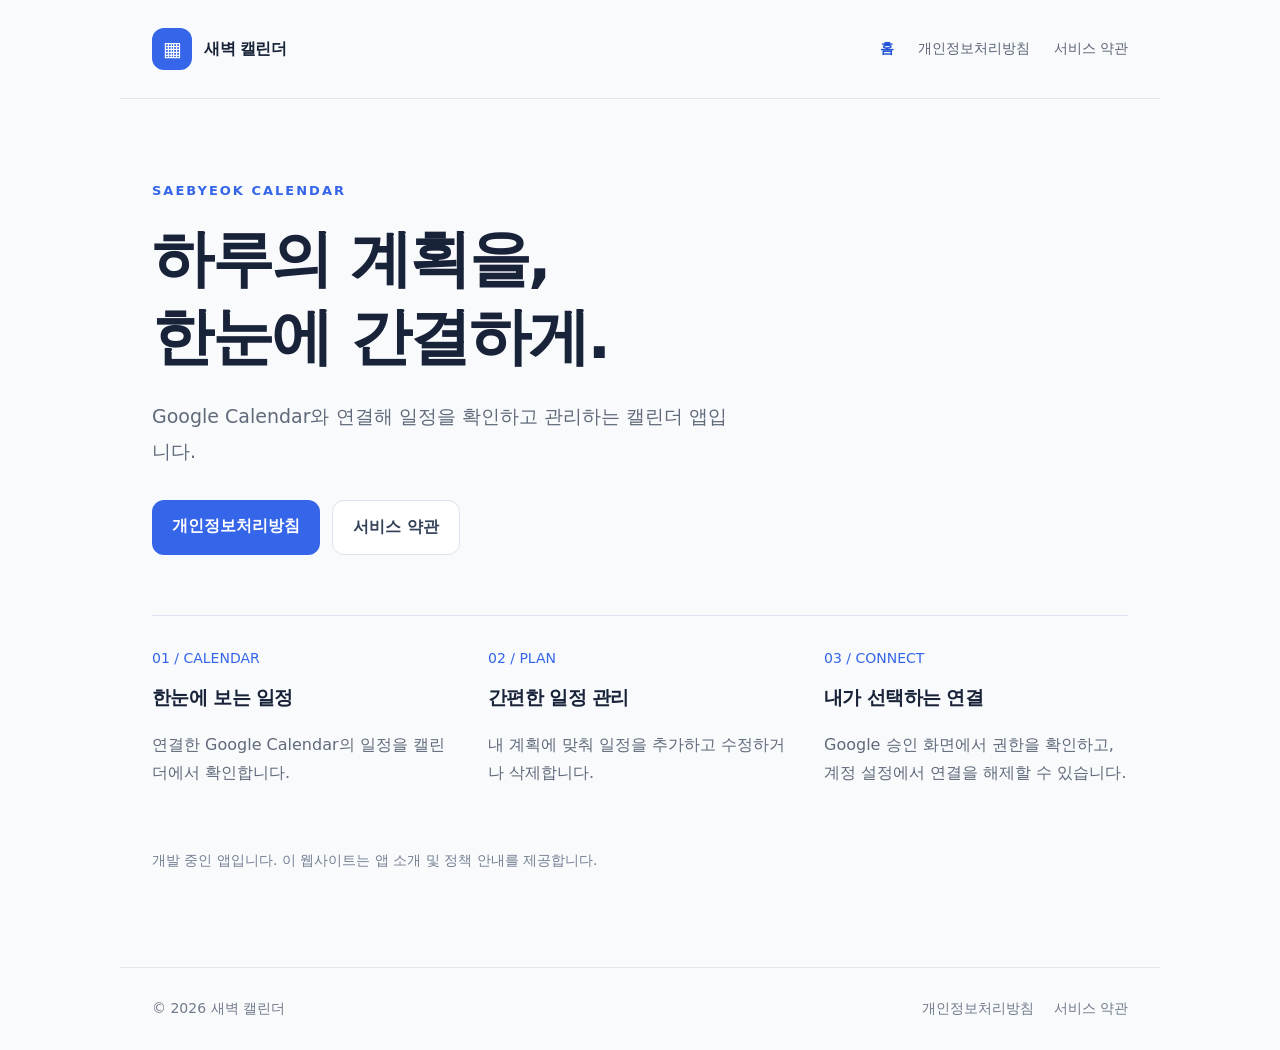
<file: index.html>
<!doctype html><html lang="ko"><head><meta charset="utf-8"><meta name="viewport" content="width=device-width,initial-scale=1"><title>새벽 캘린더 | 새벽 캘린더</title><meta name="description" content="Google Calendar 연동 앱 새벽 캘린더의 소개, 개인정보처리방침 및 서비스 약관."><link rel="stylesheet" href="/style.css"><link rel="icon" href="data:image/svg+xml,%3Csvg xmlns='http://www.w3.org/2000/svg' viewBox='0 0 32 32'%3E%3Crect width='32' height='32' rx='8' fill='%233565e8'/%3E%3Cpath d='M8 11h16M11 7v7m10-7v7M9 18h5m4 0h5M9 23h5' stroke='white' stroke-width='2'/%3E%3C/svg%3E"></head><body><header><a class="brand" href="/"><span class="icon" aria-hidden="true">▦</span>새벽 캘린더</a><nav aria-label="주 메뉴"><a href="/" aria-current="page">홈</a><a href="/privacy/">개인정보처리방침</a><a href="/terms/">서비스 약관</a></nav></header><main class=""><div class="eyebrow">SAEBYEOK CALENDAR</div><h1>하루의 계획을,<br>한눈에 간결하게.</h1><p class="lead">Google Calendar와 연결해 일정을 확인하고 관리하는 캘린더 앱입니다.</p><div class="links"><a class="button" href="/privacy/">개인정보처리방침</a><a class="button secondary" href="/terms/">서비스 약관</a></div><section class="features" aria-label="앱 주요 기능"><article><span>01 / CALENDAR</span><h2>한눈에 보는 일정</h2><p>연결한 Google Calendar의 일정을 캘린더에서 확인합니다.</p></article><article><span>02 / PLAN</span><h2>간편한 일정 관리</h2><p>내 계획에 맞춰 일정을 추가하고 수정하거나 삭제합니다.</p></article><article><span>03 / CONNECT</span><h2>내가 선택하는 연결</h2><p>Google 승인 화면에서 권한을 확인하고, 계정 설정에서 연결을 해제할 수 있습니다.</p></article></section><p class="meta" style="margin-top:44px">개발 중인 앱입니다. 이 웹사이트는 앱 소개 및 정책 안내를 제공합니다.</p></main><footer><span>© 2026 새벽 캘린더</span><div><a href="/privacy/">개인정보처리방침</a><a href="/terms/">서비스 약관</a></div></footer></body></html>
</file>
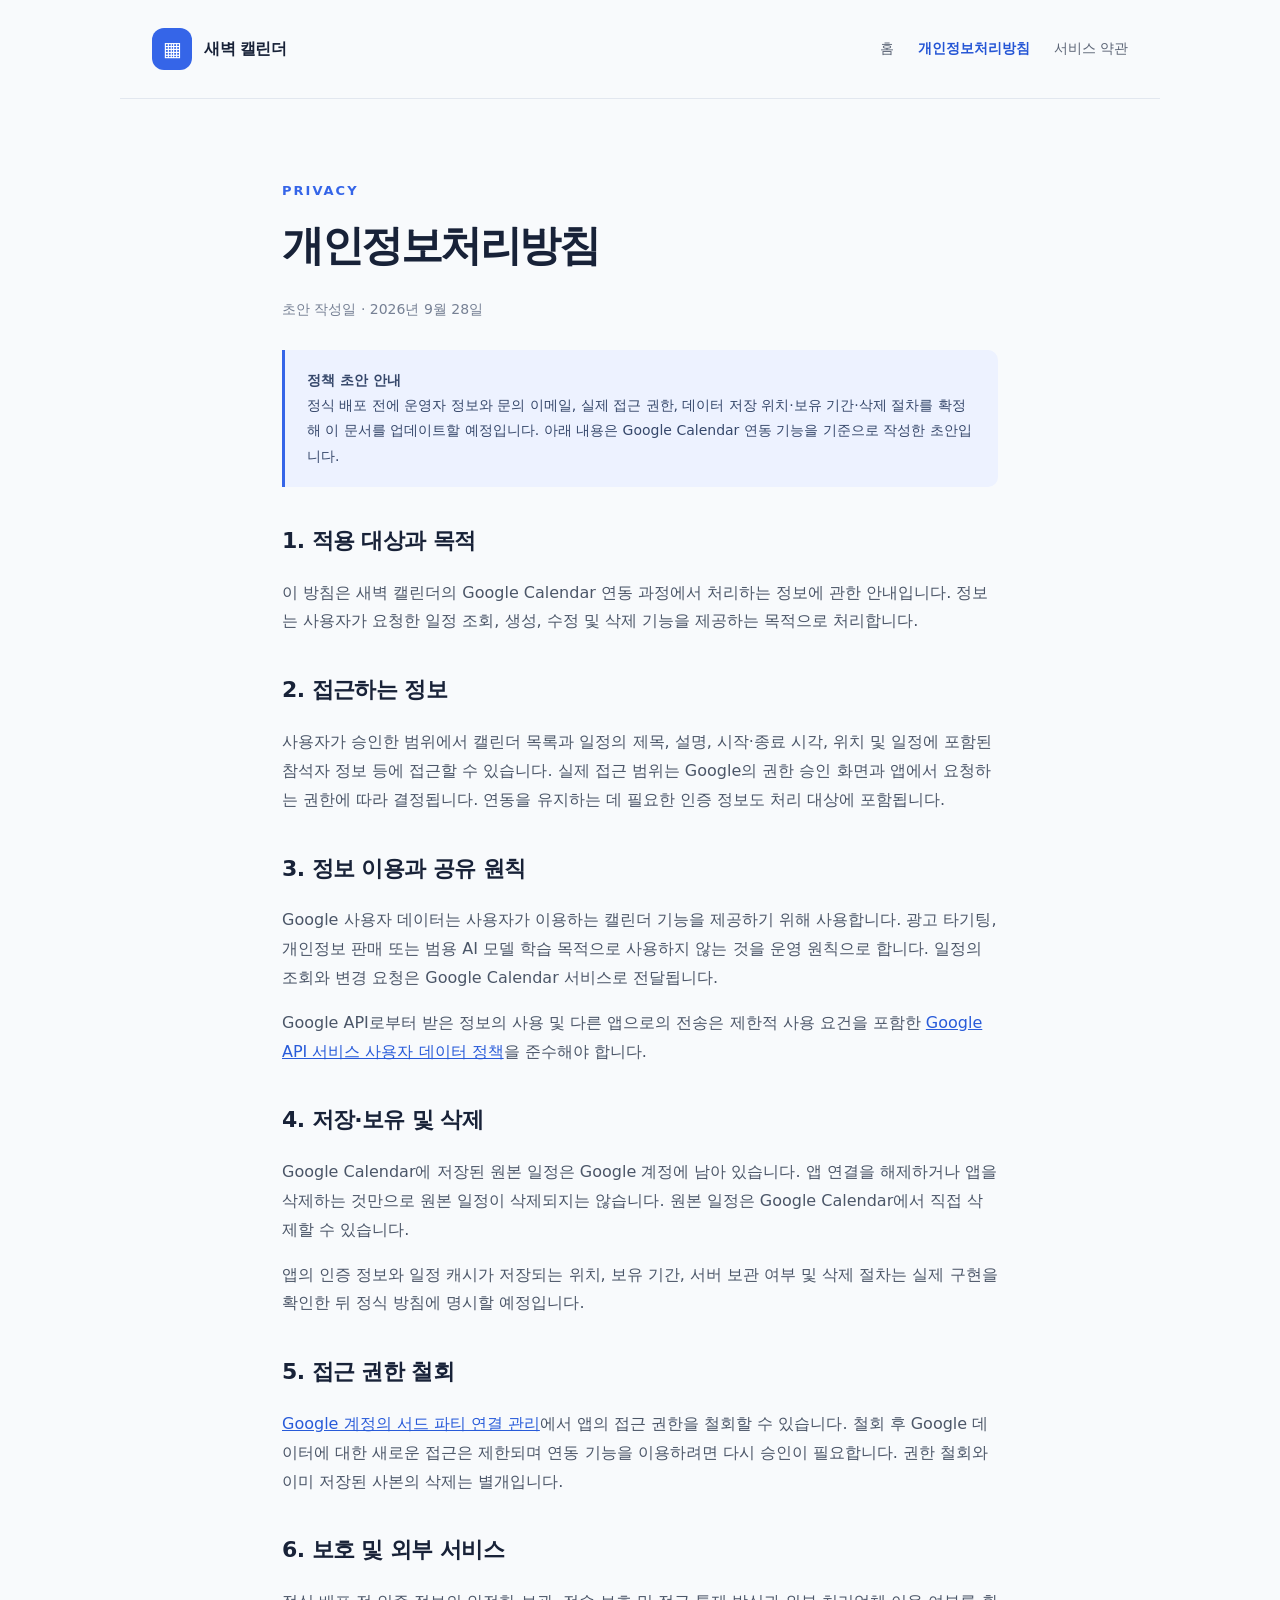
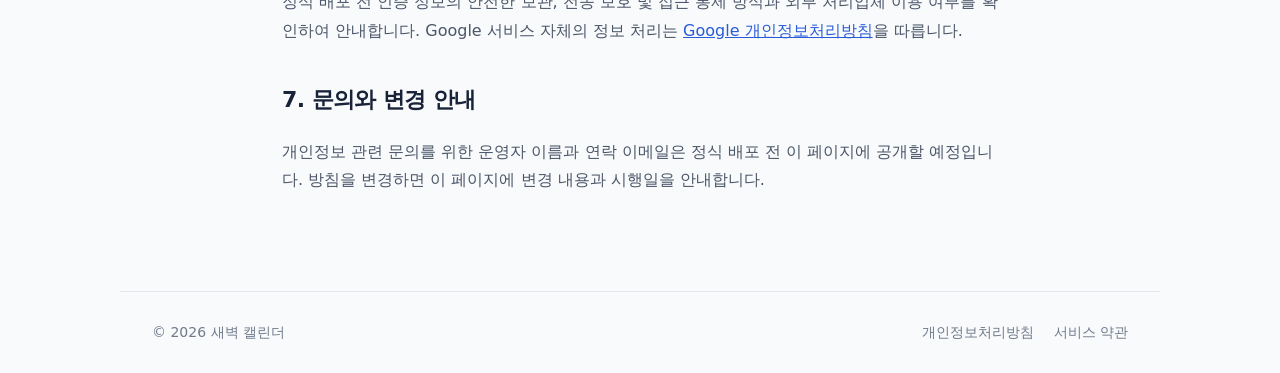
<file: privacy/index.html>
<!doctype html><html lang="ko"><head><meta charset="utf-8"><meta name="viewport" content="width=device-width,initial-scale=1"><title>개인정보처리방침 | 새벽 캘린더</title><meta name="description" content="Google Calendar 연동 앱 새벽 캘린더의 소개, 개인정보처리방침 및 서비스 약관."><link rel="stylesheet" href="/style.css"><link rel="icon" href="data:image/svg+xml,%3Csvg xmlns='http://www.w3.org/2000/svg' viewBox='0 0 32 32'%3E%3Crect width='32' height='32' rx='8' fill='%233565e8'/%3E%3Cpath d='M8 11h16M11 7v7m10-7v7M9 18h5m4 0h5M9 23h5' stroke='white' stroke-width='2'/%3E%3C/svg%3E"></head><body><header><a class="brand" href="/"><span class="icon" aria-hidden="true">▦</span>새벽 캘린더</a><nav aria-label="주 메뉴"><a href="/">홈</a><a href="/privacy/" aria-current="page">개인정보처리방침</a><a href="/terms/">서비스 약관</a></nav></header><main class="document"><div class="eyebrow">PRIVACY</div><h1>개인정보처리방침</h1><div class="meta">초안 작성일 · 2026년 9월 28일</div><aside class="notice"><strong>정책 초안 안내</strong><br>정식 배포 전에 운영자 정보와 문의 이메일, 실제 접근 권한, 데이터 저장 위치·보유 기간·삭제 절차를 확정해 이 문서를 업데이트할 예정입니다. 아래 내용은 Google Calendar 연동 기능을 기준으로 작성한 초안입니다.</aside><h2>1. 적용 대상과 목적</h2><p>이 방침은 새벽 캘린더의 Google Calendar 연동 과정에서 처리하는 정보에 관한 안내입니다. 정보는 사용자가 요청한 일정 조회, 생성, 수정 및 삭제 기능을 제공하는 목적으로 처리합니다.</p><h2>2. 접근하는 정보</h2><p>사용자가 승인한 범위에서 캘린더 목록과 일정의 제목, 설명, 시작·종료 시각, 위치 및 일정에 포함된 참석자 정보 등에 접근할 수 있습니다. 실제 접근 범위는 Google의 권한 승인 화면과 앱에서 요청하는 권한에 따라 결정됩니다. 연동을 유지하는 데 필요한 인증 정보도 처리 대상에 포함됩니다.</p><h2>3. 정보 이용과 공유 원칙</h2><p>Google 사용자 데이터는 사용자가 이용하는 캘린더 기능을 제공하기 위해 사용합니다. 광고 타기팅, 개인정보 판매 또는 범용 AI 모델 학습 목적으로 사용하지 않는 것을 운영 원칙으로 합니다. 일정의 조회와 변경 요청은 Google Calendar 서비스로 전달됩니다.</p><p>Google API로부터 받은 정보의 사용 및 다른 앱으로의 전송은 제한적 사용 요건을 포함한 <a href="https://developers.google.com/terms/api-services-user-data-policy">Google API 서비스 사용자 데이터 정책</a>을 준수해야 합니다.</p><h2>4. 저장·보유 및 삭제</h2><p>Google Calendar에 저장된 원본 일정은 Google 계정에 남아 있습니다. 앱 연결을 해제하거나 앱을 삭제하는 것만으로 원본 일정이 삭제되지는 않습니다. 원본 일정은 Google Calendar에서 직접 삭제할 수 있습니다.</p><p>앱의 인증 정보와 일정 캐시가 저장되는 위치, 보유 기간, 서버 보관 여부 및 삭제 절차는 실제 구현을 확인한 뒤 정식 방침에 명시할 예정입니다.</p><h2>5. 접근 권한 철회</h2><p><a href="https://myaccount.google.com/connections">Google 계정의 서드 파티 연결 관리</a>에서 앱의 접근 권한을 철회할 수 있습니다. 철회 후 Google 데이터에 대한 새로운 접근은 제한되며 연동 기능을 이용하려면 다시 승인이 필요합니다. 권한 철회와 이미 저장된 사본의 삭제는 별개입니다.</p><h2>6. 보호 및 외부 서비스</h2><p>정식 배포 전 인증 정보의 안전한 보관, 전송 보호 및 접근 통제 방식과 외부 처리업체 이용 여부를 확인하여 안내합니다. Google 서비스 자체의 정보 처리는 <a href="https://policies.google.com/privacy">Google 개인정보처리방침</a>을 따릅니다.</p><h2>7. 문의와 변경 안내</h2><p>개인정보 관련 문의를 위한 운영자 이름과 연락 이메일은 정식 배포 전 이 페이지에 공개할 예정입니다. 방침을 변경하면 이 페이지에 변경 내용과 시행일을 안내합니다.</p></main><footer><span>© 2026 새벽 캘린더</span><div><a href="/privacy/">개인정보처리방침</a><a href="/terms/">서비스 약관</a></div></footer></body></html>
</file>
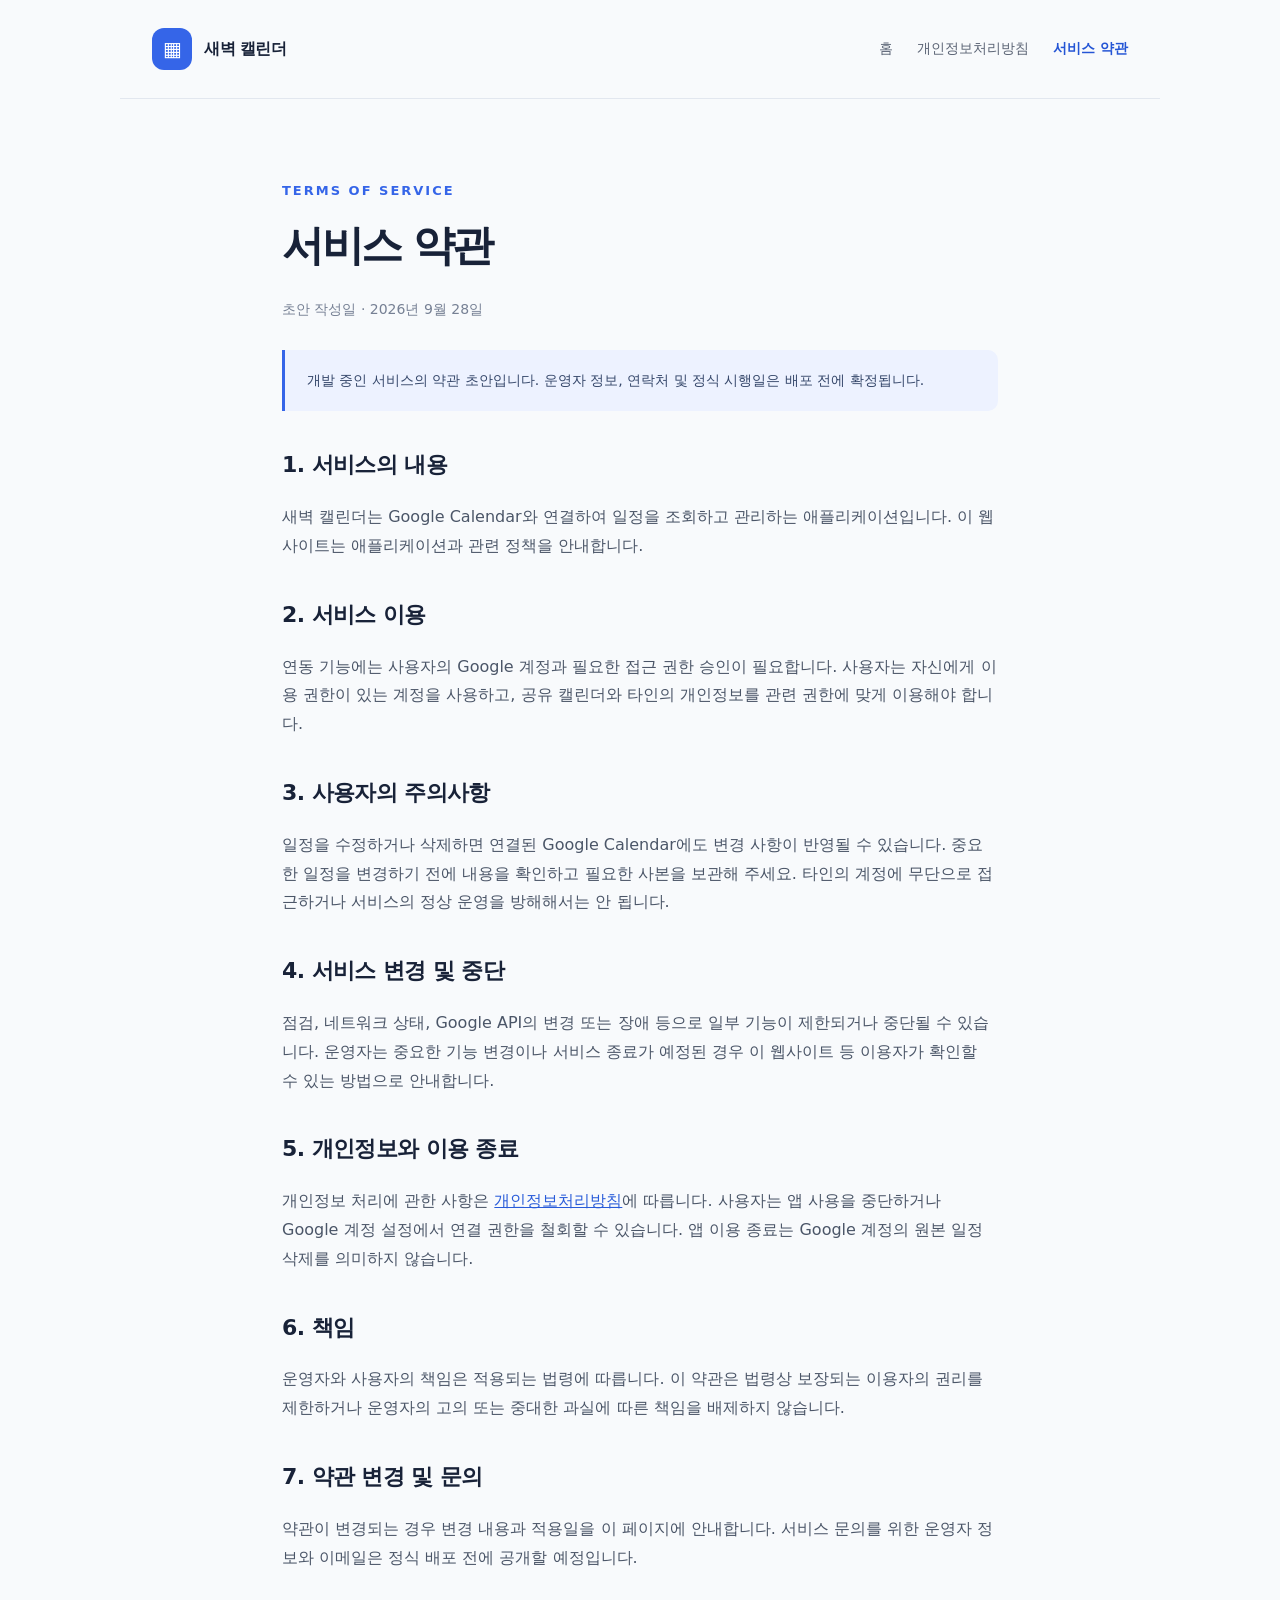
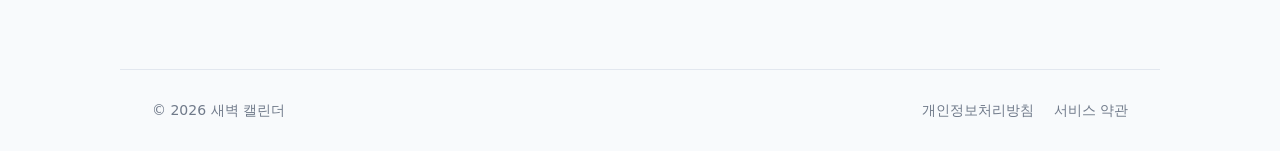
<file: terms/index.html>
<!doctype html><html lang="ko"><head><meta charset="utf-8"><meta name="viewport" content="width=device-width,initial-scale=1"><title>서비스 약관 | 새벽 캘린더</title><meta name="description" content="Google Calendar 연동 앱 새벽 캘린더의 소개, 개인정보처리방침 및 서비스 약관."><link rel="stylesheet" href="/style.css"><link rel="icon" href="data:image/svg+xml,%3Csvg xmlns='http://www.w3.org/2000/svg' viewBox='0 0 32 32'%3E%3Crect width='32' height='32' rx='8' fill='%233565e8'/%3E%3Cpath d='M8 11h16M11 7v7m10-7v7M9 18h5m4 0h5M9 23h5' stroke='white' stroke-width='2'/%3E%3C/svg%3E"></head><body><header><a class="brand" href="/"><span class="icon" aria-hidden="true">▦</span>새벽 캘린더</a><nav aria-label="주 메뉴"><a href="/">홈</a><a href="/privacy/">개인정보처리방침</a><a href="/terms/" aria-current="page">서비스 약관</a></nav></header><main class="document"><div class="eyebrow">TERMS OF SERVICE</div><h1>서비스 약관</h1><div class="meta">초안 작성일 · 2026년 9월 28일</div><aside class="notice">개발 중인 서비스의 약관 초안입니다. 운영자 정보, 연락처 및 정식 시행일은 배포 전에 확정됩니다.</aside><h2>1. 서비스의 내용</h2><p>새벽 캘린더는 Google Calendar와 연결하여 일정을 조회하고 관리하는 애플리케이션입니다. 이 웹사이트는 애플리케이션과 관련 정책을 안내합니다.</p><h2>2. 서비스 이용</h2><p>연동 기능에는 사용자의 Google 계정과 필요한 접근 권한 승인이 필요합니다. 사용자는 자신에게 이용 권한이 있는 계정을 사용하고, 공유 캘린더와 타인의 개인정보를 관련 권한에 맞게 이용해야 합니다.</p><h2>3. 사용자의 주의사항</h2><p>일정을 수정하거나 삭제하면 연결된 Google Calendar에도 변경 사항이 반영될 수 있습니다. 중요한 일정을 변경하기 전에 내용을 확인하고 필요한 사본을 보관해 주세요. 타인의 계정에 무단으로 접근하거나 서비스의 정상 운영을 방해해서는 안 됩니다.</p><h2>4. 서비스 변경 및 중단</h2><p>점검, 네트워크 상태, Google API의 변경 또는 장애 등으로 일부 기능이 제한되거나 중단될 수 있습니다. 운영자는 중요한 기능 변경이나 서비스 종료가 예정된 경우 이 웹사이트 등 이용자가 확인할 수 있는 방법으로 안내합니다.</p><h2>5. 개인정보와 이용 종료</h2><p>개인정보 처리에 관한 사항은 <a href="/privacy/">개인정보처리방침</a>에 따릅니다. 사용자는 앱 사용을 중단하거나 Google 계정 설정에서 연결 권한을 철회할 수 있습니다. 앱 이용 종료는 Google 계정의 원본 일정 삭제를 의미하지 않습니다.</p><h2>6. 책임</h2><p>운영자와 사용자의 책임은 적용되는 법령에 따릅니다. 이 약관은 법령상 보장되는 이용자의 권리를 제한하거나 운영자의 고의 또는 중대한 과실에 따른 책임을 배제하지 않습니다.</p><h2>7. 약관 변경 및 문의</h2><p>약관이 변경되는 경우 변경 내용과 적용일을 이 페이지에 안내합니다. 서비스 문의를 위한 운영자 정보와 이메일은 정식 배포 전에 공개할 예정입니다.</p></main><footer><span>© 2026 새벽 캘린더</span><div><a href="/privacy/">개인정보처리방침</a><a href="/terms/">서비스 약관</a></div></footer></body></html>
</file>
<file: style.css>
*{box-sizing:border-box}body{margin:0;background:#f8fafc;color:#182238;font-family:system-ui,-apple-system,"Noto Sans KR",sans-serif;line-height:1.8}a{color:inherit;text-decoration:none}a:hover{text-decoration:underline}a:focus-visible{outline:3px solid #4475ed;outline-offset:5px}header,footer,main{max-width:1040px;margin:auto;padding:28px 32px}header{display:flex;justify-content:space-between;align-items:center;gap:24px;border-bottom:1px solid #e2e7ef}.brand{font-weight:750;letter-spacing:-.6px;display:flex;align-items:center;gap:12px}.icon{background:#3565e8;color:white;border-radius:12px;padding:3px 11px;font-size:20px}nav{display:flex;gap:24px;font-size:14px;color:#5b6475}nav a[aria-current=page]{color:#2455d5;font-weight:700}main{min-height:72vh;padding-top:80px;padding-bottom:80px}.eyebrow{font-size:13px;letter-spacing:2px;color:#3565e8;font-weight:700}h1{font-size:clamp(34px,6vw,62px);line-height:1.25;letter-spacing:-2.5px;margin:18px 0 24px}h2{font-size:22px;letter-spacing:-.6px;margin-top:34px}.lead{font-size:19px;color:#606a7a;max-width:580px}.links{display:flex;gap:12px;flex-wrap:wrap;margin:32px 0 60px}.button{background:#3565e8;color:white;padding:12px 20px;border-radius:12px;font-weight:600}.button.secondary{background:white;color:#344258;border:1px solid #dce3ee}.features{display:grid;grid-template-columns:repeat(3,1fr);gap:32px;padding-top:28px;border-top:1px solid #dce3ee}.features span{color:#3565e8;font-size:14px}.features h2{margin:8px 0;font-size:19px}.features p{color:#606a7a;font-size:16px}.document{max-width:780px}.document h1{font-size:42px}.document p,.document li{font-size:16px;color:#4b5668}.notice{padding:18px 22px;background:#edf2ff;border-left:3px solid #3565e8;border-radius:0 10px 10px 0;margin:28px 0;font-size:14px;color:#36486b}.meta{font-size:14px;color:#768094}footer{border-top:1px solid #e2e7ef;display:flex;justify-content:space-between;gap:20px;font-size:14px;color:#707a8a}footer div{display:flex;gap:20px}.document a{color:#285bd9;text-decoration:underline}@media(max-width:650px){header,footer,main{padding-left:22px;padding-right:22px}header{align-items:flex-start;flex-direction:column;gap:14px}nav{gap:18px;flex-wrap:wrap}main{padding-top:46px}.features{grid-template-columns:1fr;gap:12px}.links{margin-bottom:40px}footer{flex-direction:column}h1{letter-spacing:-1.5px}.document h1{font-size:32px}}
</file>
